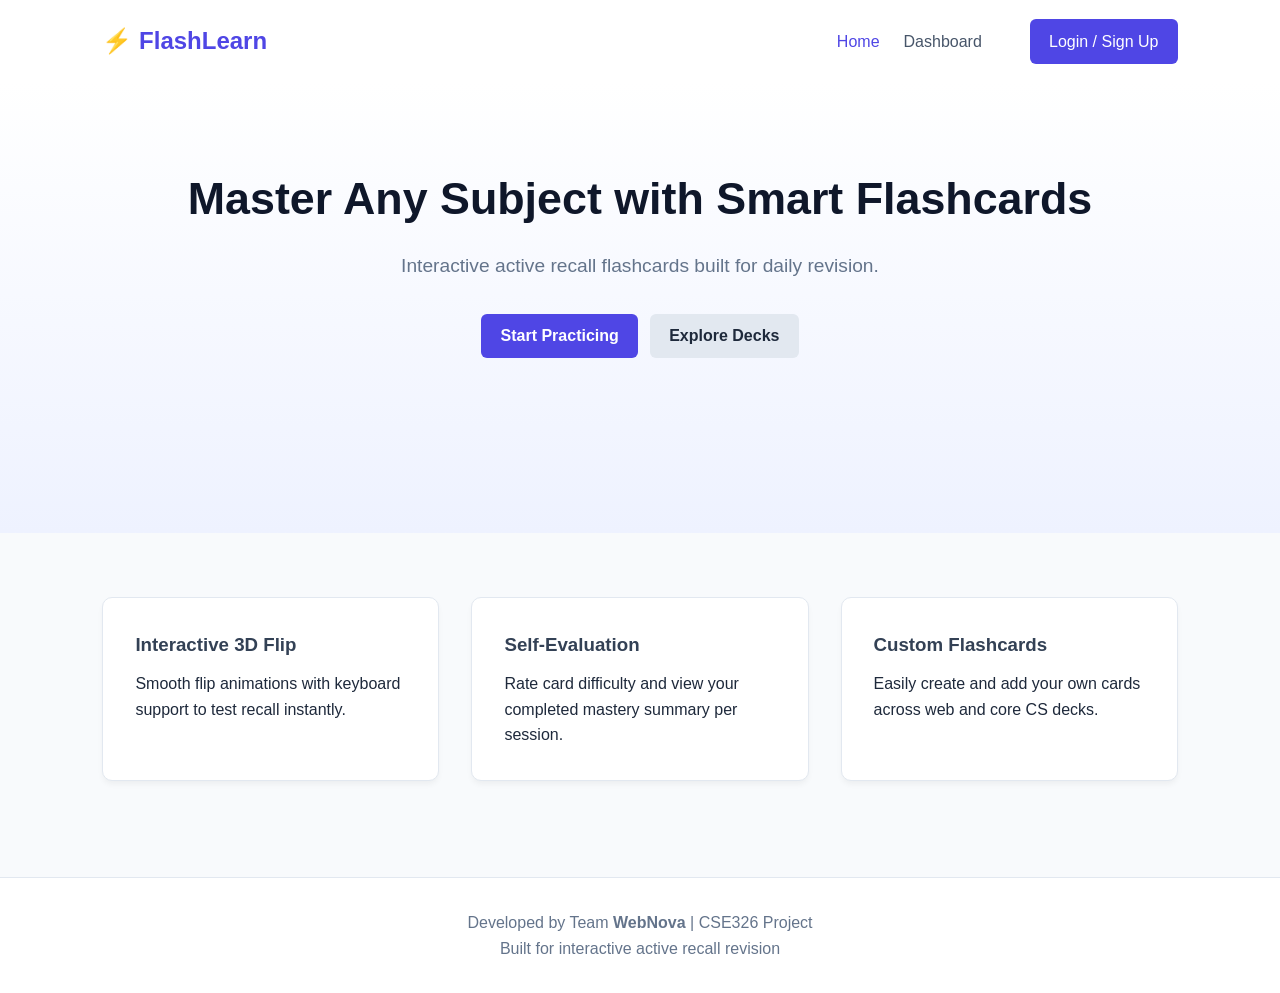
<file: index.html>
<!DOCTYPE html>
<html lang="en">
<head>
  <meta charset="UTF-8">
  <meta name="viewport" content="width=device-width, initial-scale=1.0">
  <title>FlashLearn - Interactive Flashcards</title>
  <link rel="icon" href="data:image/svg+xml,<svg xmlns=%22http://www.w3.org/2000/svg%22 viewBox=%220 0 100 100%22><text y=%22.9em%22 font-size=%2290%22>⚡</text></svg>">
  <link rel="stylesheet" href="CSS/style.css">
  <link rel="stylesheet" href="CSS/responsive.css">
</head>
<body>

  <!-- Navigation Bar -->
  <header>
    <nav class="navbar">
      <div class="logo">⚡ FlashLearn</div>
      <ul class="nav-links">
        <li><a href="index.html" class="active">Home</a></li>
        <li><a href="dashboard.html">Dashboard</a></li>
        <li><a href="profile.html"  id="navProfileLink" >Profile</a></li>
        <li><a href="auth.html" class="btn btn-primary" id="navAuthLink">Login / Sign Up</a></li>
      </ul>
    </nav>
  </header>

  <!-- Hero Section -->
  <main>
    <section class="hero">
      <div class="hero-content">
        <h1>Master Any Subject with Smart Flashcards</h1>
        <p>Interactive active recall flashcards built for daily revision.</p>
        <div class="hero-buttons">
          <a href="dashboard.html" class="btn btn-primary">Start Practicing</a>
          <a href="dashboard.html" class="btn btn-secondary">Explore Decks</a>
        </div>
      </div>
    </section>

    <!-- Features Overview -->
    <section class="features">
      <div class="feature-card">
        <h3>Interactive 3D Flip</h3>
        <p>Smooth flip animations with keyboard support to test recall instantly.</p>
      </div>
      <div class="feature-card">
        <h3>Self-Evaluation</h3>
        <p>Rate card difficulty and view your completed mastery summary per session. </p>
      </div>
      <div class="feature-card">
        <h3>Custom Flashcards</h3>
        <p>Easily create and add your own cards across web and core CS decks.</p>
      </div>
    </section>
  </main>

  <footer>
    <p>Developed by Team <strong>WebNova</strong> | CSE326 Project <br> Built for interactive active recall revision</p>
  </footer>


  <script src="JS/app.js"></script>
</body>
</html>
</file>
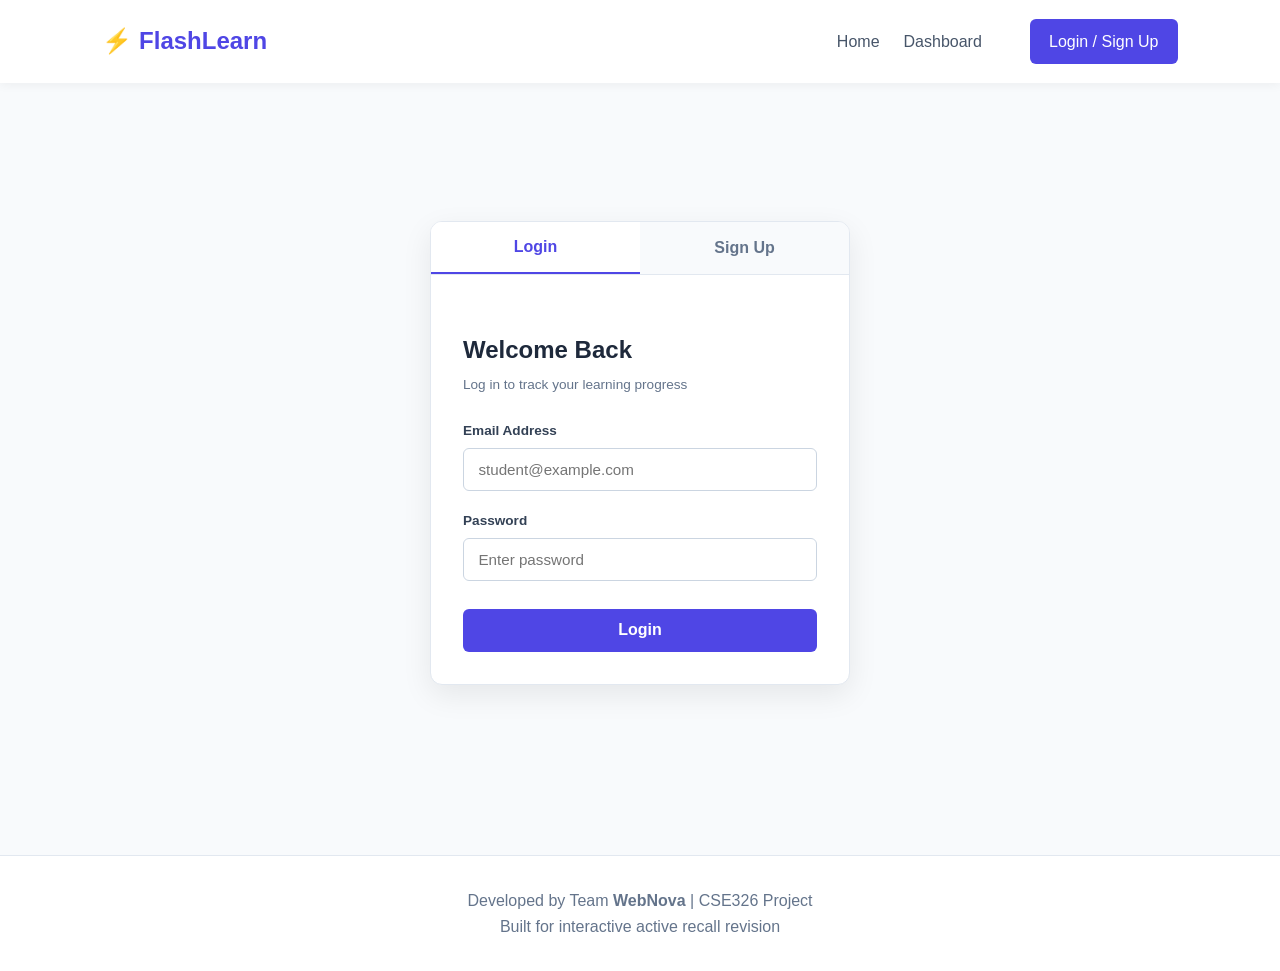
<file: auth.html>
<!doctype html>
<html lang="en">
  <head>
    <meta charset="UTF-8" />
    <meta name="viewport" content="width=device-width, initial-scale=1.0" />
    <title>Login & Signup - FlashLearn</title>
    <link
      rel="icon"
      href="data:image/svg+xml,<svg xmlns=%22http://www.w3.org/2000/svg%22 viewBox=%220 0 100 100%22><text y=%22.9em%22 font-size=%2290%22>⚡</text></svg>"
    />
    <link rel="stylesheet" href="CSS/style.css" />
    <link rel="stylesheet" href="CSS/responsive.css" />
  </head>
  <body>
    <!-- Navigation Bar -->
    <header>
      <nav class="navbar">
        <div class="logo">⚡ FlashLearn</div>
        <ul class="nav-links">
          <li><a href="index.html">Home</a></li>
          <li><a href="dashboard.html">Dashboard</a></li>
          <li><a href="profile.html" id="navProfileLink">Profile</a></li>
          <li><a href="auth.html" class="btn btn-primary" id="navAuthLink">Login / Sign Up</a></li>
        </ul>
      </nav>
    </header>

    <!-- Auth Card Wrapper -->
    <main class="auth-wrapper">
      <div class="auth-card">
        <!-- Tab Switcher -->
        <div class="auth-tabs">
          <button
            id="loginTabBtn"
            class="tab-btn active"
            onclick="showLogin()"
            type="button"
          >
            Login
          </button>
          <button
            id="signupTabBtn"
            class="tab-btn"
            onclick="showSignup()"
            type="button"
          >
            Sign Up
          </button>
        </div>

        <!-- Alert Message Box -->
        <div id="authMessage" class="auth-msg"></div>

        <!-- Login Form Container -->
        <div id="loginForm" class="form-container">
          <h2>Welcome Back</h2>
          <p class="auth-subtitle">Log in to track your learning progress</p>

          <form onsubmit="handleLogin(event)">
            <div class="form-group">
              <label for="loginEmail">Email Address</label>
              <input
                type="email"
                id="loginEmail"
                placeholder="student@example.com"
                required
              />
            </div>

            <div class="form-group">
              <label for="loginPass">Password</label>
              <input
                type="password"
                id="loginPass"
                placeholder="Enter password"
                required
              />
            </div>

            <button type="submit" class="btn btn-primary btn-block">
              Login
            </button>
          </form>
        </div>

        <!-- Sign Up Form Container (Default Hidden) -->
        <div id="signupForm" class="form-container hidden">
          <h2>Create Account</h2>
          <p class="auth-subtitle">Join FlashLearn to master your subjects</p>

          <form onsubmit="handleSignup(event)">
            <div class="form-group">
              <label for="signupName">Full Name</label>
              <input
                type="text"
                id="signupName"
                placeholder="Your Name"
                required
              />
            </div>

            <div class="form-group">
              <label for="signupEmail">Email Address</label>
              <input
                type="email"
                id="signupEmail"
                placeholder="student@example.com"
                required
              />
            </div>

            <div class="form-group">
              <label for="signupPass">Password</label>
              <input
                type="password"
                id="signupPass"
                placeholder="At least 6 characters"
                required
              />
            </div>

            <button type="submit" class="btn btn-primary btn-block">
              Create Account
            </button>
          </form>
        </div>
      </div>
    </main>

    <footer>
      <p>Developed by Team <strong>WebNova</strong> | CSE326 Project <br> Built for interactive active recall revision</p>
    </footer>

    <script src="JS/auth.js"></script>
    <script src="JS/app.js"></script>
  </body>
</html>
</file>
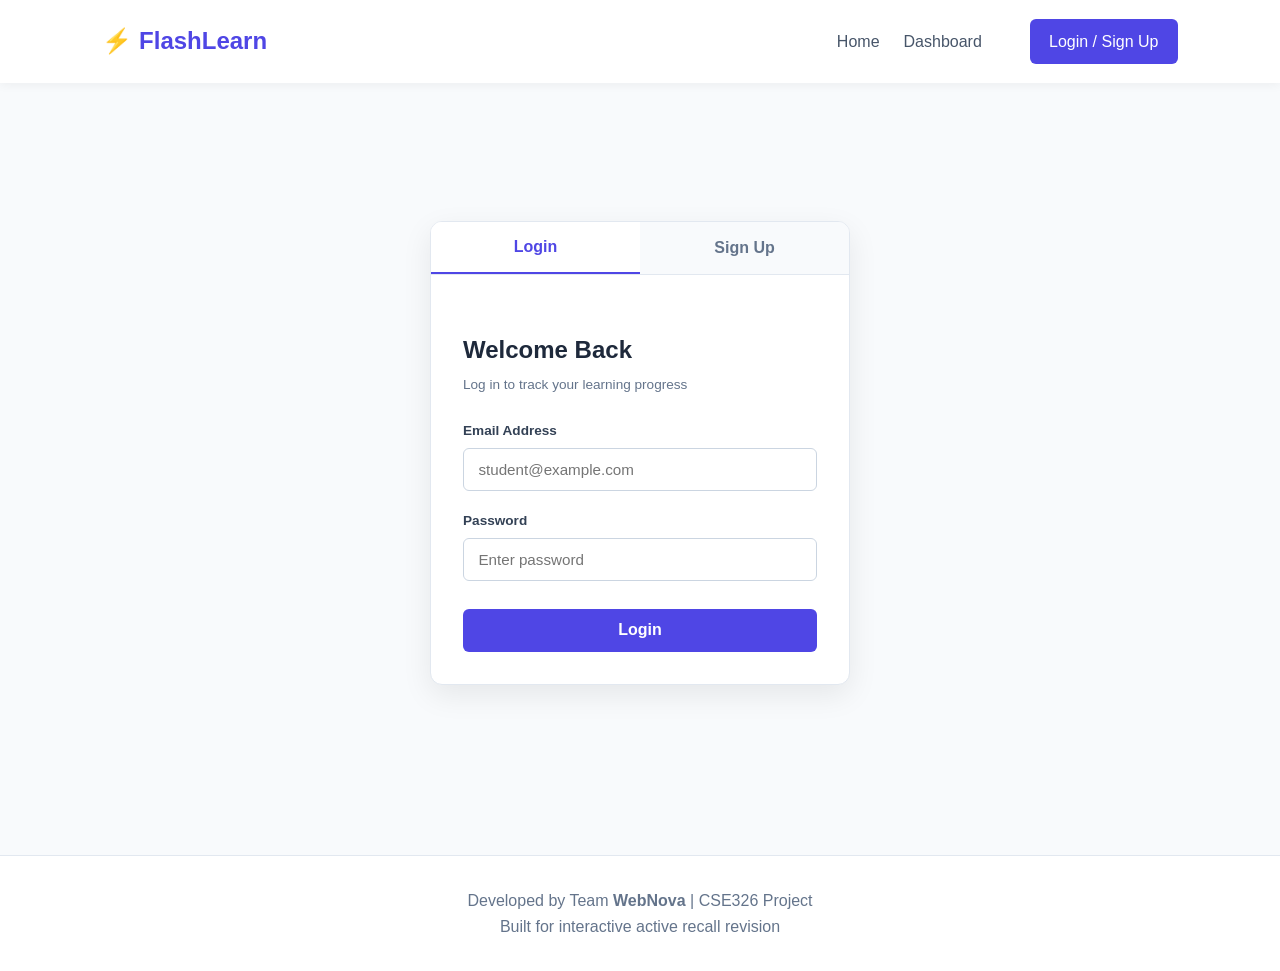
<file: dashboard.html>
<!doctype html>
<html lang="en">

<head>
  <meta charset="UTF-8" />
  <meta name="viewport" content="width=device-width, initial-scale=1.0" />
  <title>Dashboard - FlashLearn</title>
  <link rel="icon"
    href="data:image/svg+xml,<svg xmlns=%22http://www.w3.org/2000/svg%22 viewBox=%220 0 100 100%22><text y=%22.9em%22 font-size=%2290%22>⚡</text></svg>" />
  <link rel="stylesheet" href="CSS/style.css" />
  <link rel="stylesheet" href="CSS/responsive.css" />
</head>

<body>
  <!-- Navigation Bar -->
  <header>
    <nav class="navbar">
      <div class="logo">⚡ FlashLearn</div>
      <ul class="nav-links">
        <li><a href="index.html">Home</a></li>
        <li><a href="dashboard.html" class="active">Dashboard</a></li>
        <li><a href="profile.html"  id="navProfileLink">Profile</a></li>
        <li><a href="auth.html" class="btn btn-primary" id="navAuthLink">Login / Sign Up</a></li>
        
      </ul>
    </nav>
  </header>

  <main class="dashboard-container">
    <!-- User Stats Section -->
    <section class="user-banner">
      <div>
        <h2 id="userGreeting">Welcome back, Student!</h2>
        <p>Ready to practice your flashcards today?</p>
      </div>
      <div class="stats-row">
        <div class="stat-badge">
          <span class="stat-num" id="totalDecksStat">6</span>
          <span class="stat-label">Decks</span>
        </div>
        <div class="stat-badge">
          <span class="stat-num" id="totalReviewedStat">0</span>
          <span class="stat-label">Reviewed</span>
        </div>
        <div class="stat-badge">
          <span class="stat-num" id="studyStreakStat">0 Days</span>
          <span class="stat-label">Streak</span>
        </div>
      </div>
    </section>

    <!-- Search & Filter Controls -->
    <section class="controls-bar">
      <div class="search-filter-wrapper">
        <input type="text" id="searchInput" placeholder="Search decks by title..." />

        <select id="categoryFilter">
          <option value="All">All Categories</option>
          <option value="Web Development">Web Development</option>
          <option value="Programming">Programming</option>
          <option value="Core CS">Core CS</option>
        </select>
        <button class="btn btn-primary" onclick="openCreateDeckModal()"
          style="white-space: nowrap;">
          + Create Deck
        </button>
      </div>
    </section>

    <!-- Decks Grid -->
    <section class="decks-grid" id="decksContainer">
      <!-- Cards dynamically injected by dashboard.js -->
    </section>
  </main>
  <!-- Create Deck Modal -->
  <div id="createDeckModal" class="modal-overlay hidden" style="
        position: fixed;
        inset: 0;
        background: rgba(0, 0, 0, 0.5);
        display: flex;
        align-items: center;
        justify-content: center;
        z-index: 1000;
      ">
    <div class="modal-box" style="
          background: #ffffff;
          padding: 2rem;
          border-radius: 12px;
          width: 90%;
          max-width: 480px;
          box-shadow: 0 10px 25px rgba(0, 0, 0, 0.2);
        ">
      <h3 style="margin-bottom: 1rem; color: #1e293b">Create New Deck</h3>
      <form id="createDeckForm" onsubmit="handleCreateDeck(event)">
        <div style="margin-bottom: 1rem; text-align: left">
          <label style="display: block; font-weight: 600; margin-bottom: 0.25rem">Deck Title</label>
          <input type="text" id="newDeckTitle" maxlength="50" required placeholder="e.g. Operating Systems" style="
                width: 100%;
                padding: 0.65rem;
                border: 1px solid #cbd5e1;
                border-radius: 6px;
              " />
        </div>
        <div style="margin-bottom: 1rem; text-align: left">
          <label style="display: block; font-weight: 600; margin-bottom: 0.25rem">Category</label>
          <select id="newDeckCategory" style="
                width: 100%;
                padding: 0.65rem;
                border: 1px solid #cbd5e1;
                border-radius: 6px;
              ">
            <option value="Web Development">Web Development</option>
            <option value="Programming">Programming</option>
            <option value="Core CS">Core CS</option>
          </select>
        </div>
        <div style="margin-bottom: 1.5rem; text-align: left">
          <label style="display: block; font-weight: 600; margin-bottom: 0.25rem">Description</label>
          <textarea id="newDeckDesc" rows="3" maxlength="120" required placeholder="Short summary of this deck..." style="
                width: 100%;
                padding: 0.65rem;
                border: 1px solid #cbd5e1;
                border-radius: 6px;
              "></textarea>
        </div>
        <div style="display: flex; gap: 0.75rem; justify-content: flex-end">
          <button type="button" class="btn btn-secondary" onclick="closeCreateDeckModal()"
            style="padding: 0.6rem 1.2rem">
            Cancel
          </button>
          <button type="submit" class="btn btn-primary" style="padding: 0.6rem 1.2rem">
            Save Deck
          </button>
        </div>
      </form>
    </div>
  </div>

  <footer>
    <p>Developed by Team <strong>WebNova</strong> | CSE326 Project <br> Built for interactive active recall revision</p>
  </footer>

  <script src="JS/dashboard.js"></script>
  <script src="JS/app.js"></script>
</body>

</html>
</file>
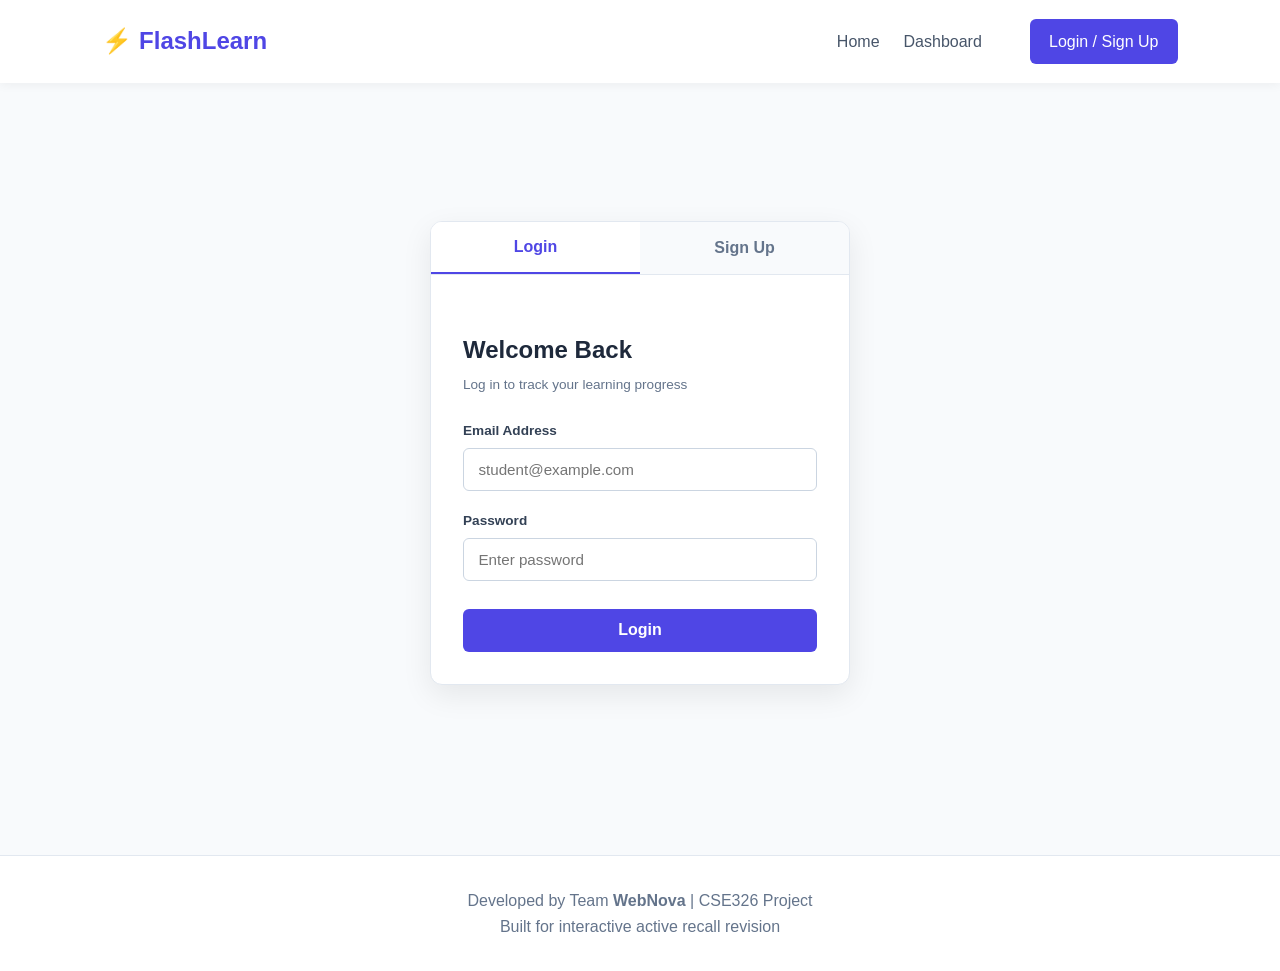
<file: profile.html>
<!DOCTYPE html>
<html lang="en">
<head>
  <meta charset="UTF-8">
  <meta name="viewport" content="width=device-width, initial-scale=1.0">
  <title>My Profile - FlashLearn</title>
  <link rel="stylesheet" href="CSS/style.css">
  <link rel="stylesheet" href="CSS/responsive.css">
  <style>
    .profile-container {
      max-width: 600px;
      margin: 3rem auto;
      background: #ffffff;
      padding: 2.5rem;
      border-radius: 12px;
      box-shadow: 0 4px 15px rgba(0, 0, 0, 0.05);
    }
    .profile-header {
      text-align: center;
      margin-bottom: 2rem;
    }
    .profile-avatar {
      width: 80px;
      height: 80px;
      border-radius: 50%;
      background: #4f46e5;
      color: #ffffff;
      display: flex;
      align-items: center;
      justify-content: center;
      font-size: 2rem;
      font-weight: 700;
      margin: 0 auto 1rem auto;
    }
    .profile-stats-grid {
      display: grid;
      grid-template-columns: 1fr 1fr;
      gap: 1rem;
      margin: 1.5rem 0;
      text-align: center;
    }
    .stat-badge {
      background: #f8fafc;
      border: 1px solid #e2e8f0;
      padding: 1rem;
      border-radius: 8px;
    }
    .stat-badge h4 {
      font-size: 1.5rem;
      color: #4f46e5;
      margin-bottom: 0.25rem;
    }
    .stat-badge p {
      color: #64748b;
      font-size: 0.875rem;
    }
    .form-group {
      margin-bottom: 1.25rem;
      text-align: left;
    }
    .form-group label {
      display: block;
      font-weight: 600;
      margin-bottom: 0.5rem;
      color: #334155;
    }
    .form-group input {
      width: 100%;
      padding: 0.75rem;
      border: 1px solid #cbd5e1;
      border-radius: 6px;
      font-size: 1rem;
    }
    .form-group input:disabled {
      background: #f1f5f9;
      color: #64748b;
      cursor: not-allowed;
    }
    .toast-msg {
      background: #10b981;
      color: white;
      padding: 0.75rem;
      border-radius: 6px;
      text-align: center;
      margin-bottom: 1rem;
      display: none;
    }
  </style>
</head>
<body>

  <!-- Navigation Bar -->
  <header>
    <nav class="navbar">
      <div class="nav-brand">
        <h2><a href="dashboard.html" style="text-decoration: none; color: inherit;">⚡ FlashLearn</a></h2>
      </div>
      <div class="nav-links">
        <a href="dashboard.html" class="btn btn-secondary" style="font-size: 0.9rem; padding: 0.4rem 0.8rem;">← Back to Dashboard</a>
        <a href="#" id="navAuthLink" onclick="handleLogout()">Logout</a>
      </div>
    </nav>
  </header>

  <!-- Main Profile Card -->
  <main class="container">
    <div class="profile-container">
      <div class="profile-header">
        <div class="profile-avatar" id="avatarInitial">U</div>
        <h2 id="profileDisplayName">User Name</h2>
        <p id="profileRoleText" style="color: #64748b; font-size: 0.9rem;">Learner Account</p>
      </div>

      <div id="profileToast" class="toast-msg">Profile updated successfully!</div>

      <!-- Quick Stats -->
      <div class="profile-stats-grid">
        <div class="stat-badge">
          <h4 id="userCardsReviewed">0</h4>
          <p>Cards Reviewed</p>
        </div>
        <div class="stat-badge">
          <h4 id="userStreak">0 Days</h4>
          <p>Current Streak</p>
        </div>
      </div>

      <!-- Profile Form -->
      <form id="profileForm" onsubmit="handleUpdateProfile(event)">
        <div class="form-group">
          <label for="profileEmail">Email Address (Read-only)</label>
          <input type="email" id="profileEmail" disabled>
        </div>

        <div class="form-group">
          <label for="profileNameInput">Full Name</label>
          <input type="text" id="profileNameInput" required>
        </div>

        <button type="submit" class="btn btn-primary" style="width: 100%; padding: 0.85rem; font-size: 1rem;">
          Save Changes
        </button>
      </form>
    </div>
  </main>

  <script src="JS/profile.js"></script>
  <script src="JS/app.js"></script>
</body>
</html>
</file>
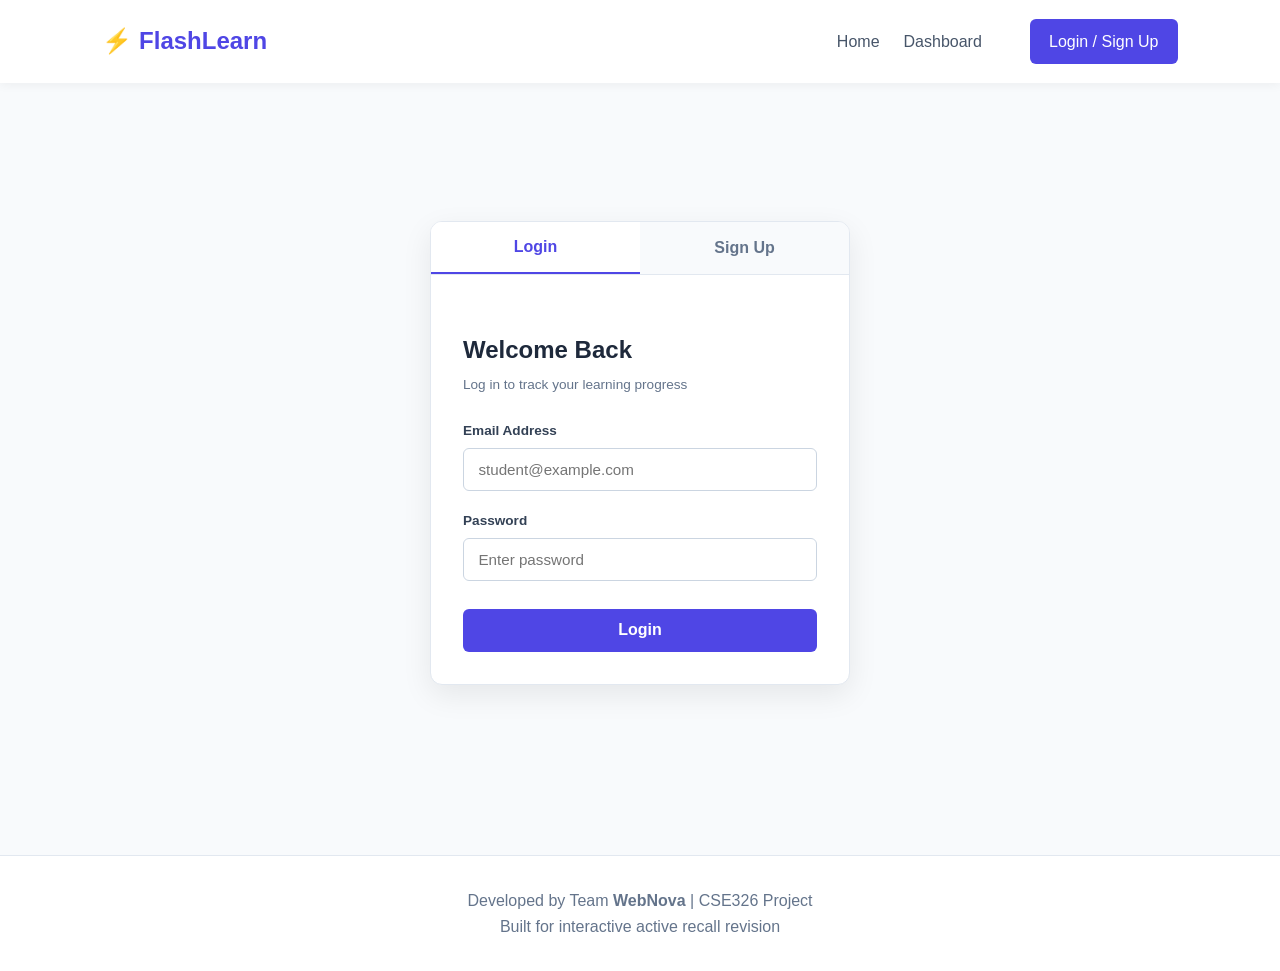
<file: study.html>
<!doctype html>
<html lang="en">
  <head>
    <meta charset="UTF-8" />
    <meta name="viewport" content="width=device-width, initial-scale=1.0" />
    <title>Study Session - FlashLearn</title>
    <link
      rel="icon"
      href="data:image/svg+xml,<svg xmlns=%22http://www.w3.org/2000/svg%22 viewBox=%220 0 100 100%22><text y=%22.9em%22 font-size=%2290%22>⚡</text></svg>"
    />
    <link rel="stylesheet" href="CSS/style.css" />
    <link rel="stylesheet" href="CSS/flashcard.css" />
    <link rel="stylesheet" href="CSS/responsive.css" />
  </head>
  <body>
    <!-- Navigation Bar -->
    <header>
      <nav class="navbar">
        <div class="logo">⚡ FlashLearn</div>
        <ul class="nav-links">
          <li><a href="index.html">Home</a></li>
          <li><a href="dashboard.html">Dashboard</a></li>
          <li ><a href="profile.html" id="navProfileLink">Profile</a></li>
          <li><a href="auth.html" class="btn btn-primary" id="navAuthLink">Login / Sign Up</a></li>
        </ul>
      </nav>
    </header>

    <main class="study-container">
      <h2
        id="currentDeckHeading"
        style="font-size: 1.3rem; margin-bottom: 1.5rem; color: #1e293b"
      >
        Studying
      </h2>
      <!-- Top Action Bar -->
      <div class="study-header">
        <div class="progress-box">
          <span id="cardIndicator">Card 1 of --</span>
          <div class="progress-bar-bg">
            <div id="progressBarFill" class="progress-bar-fill"></div>
          </div>
        </div>
        <button class="btn btn-secondary" onclick="openAddCardModal()">
          + Add Card
        </button>
      </div>

      <!-- 3D Flashcard Scene -->
      <div class="flashcard-scene" onclick="flipCard()">
        <div id="flashcardElement" class="flashcard">
          <!-- Card Front -->
          <div class="card-face card-front">
            <span class="card-badge">Question</span>
            <p id="cardQuestion" class="card-text">Loading question...</p>
            <span class="flip-hint">Click card to reveal answer</span>
          </div>

          <!-- Card Back -->
          <div class="card-face card-back">
            <span class="card-badge">Answer</span>
            <p id="cardAnswer" class="card-text">Loading answer...</p>
            <span class="flip-hint">Click card to flip back</span>
          </div>
        </div>
      </div>

      <!-- Navigation Controls -->
      <div class="nav-controls">
        <button id="prevBtn" class="btn btn-secondary" onclick="prevCard()">
          Previous
        </button>
        <button id="nextBtn" class="btn btn-primary" onclick="nextCard()">
          Next
        </button>
      </div>

      <!-- Difficulty Feedback -->
      <div class="difficulty-controls">
        <button class="btn diff-btn hard" onclick="recordRecall('hard')">
          Needs Practice
        </button>
        <button class="btn diff-btn easy" onclick="recordRecall('easy')">
          Mastered
        </button>
      </div>

      <!-- Completion Summary Modal -->
      <div id="summaryModal" class="summary-card hidden">
        <h2>🎉 Deck Completed!</h2>
        <p id="summaryScore">You completed all cards!</p>
        <div class="summary-actions">
          <button class="btn btn-primary" onclick="restartSession()">
            Restart Deck
          </button>
          <a href="dashboard.html" class="btn btn-secondary"
            >Back to Dashboard</a
          >
        </div>
      </div>
    </main>

    <!-- Add Card Modal Popup -->
    <div id="addCardModal" class="modal-overlay hidden">
      <div class="modal-card">
        <div class="modal-header">
          <h3>Add New Flashcard</h3>
          <button class="close-btn" onclick="closeAddCardModal()">
            &times;
          </button>
        </div>
        <form onsubmit="handleAddNewCard(event)">
          <div class="form-group">
            <label for="newQuestion">Question</label>
            <input
              type="text"
              id="newQuestion"
              placeholder="Enter question (max 100 chars)..."
              required
              maxlength="100"
            />
          </div>
          <div class="form-group">
            <label for="newAnswer">Answer</label>
            <input
              type="text"
              id="newAnswer"
              placeholder="Enter answer (max 120 chars)..."
              required
              maxlength="120"
            />
          </div>
          <div class="modal-actions">
            <button
              type="button"
              class="btn btn-secondary"
              onclick="closeAddCardModal()"
            >
              Cancel
            </button>
            <button type="submit" class="btn btn-primary">Save Card</button>
          </div>
        </form>
      </div>
    </div>
    <div id="toast" class="toast hidden">Card added!</div>
    <footer>
      <p>Developed by Team <strong>WebNova</strong> | CSE326 Project <br> Built for interactive active recall revision</p>
    </footer>

    <script src="JS/study.js"></script>
    <script src="JS/app.js"></script>
  </body>
</html>
</file>
<file: CSS/style.css>
* {
  margin: 0;
  padding: 0;
  box-sizing: border-box;
  font-family: 'Segoe UI', Tahoma, Geneva, Verdana, sans-serif;
}

body {
  background-color: #f8fafc;
  color: #1e293b;
  line-height: 1.6;
}

/* Navbar */
.navbar {
  display: flex;
  justify-content: space-between;
  align-items: center;
  padding: 1.2rem 8%;
  background: #ffffff;
  box-shadow: 0 2px 10px rgba(0, 0, 0, 0.05);
}

.logo {
  font-size: 1.5rem;
  font-weight: 700;
  color: #4f46e5;
}

.nav-links {
  display: flex;
  list-style: none;
  gap: 1.5rem;
  align-items: center;
}

.nav-links a {
  text-decoration: none;
  color: #475569;
  font-weight: 500;
  transition: color 0.3s;
}

.nav-links a:hover,
.nav-links a.active {
  color: #4f46e5;
}

/* Buttons */
.btn {
  display: inline-block;
  padding: 0.6rem 1.2rem;
  border-radius: 6px;
  text-decoration: none;
  font-weight: 600;
  cursor: pointer;
  border: none;
  transition: background-color 0.2s;
}

.btn-primary {
  background-color: #4f46e5;
  color: #ffffff !important;
}

.btn-primary:hover {
  background-color: #4338ca;
}

.btn-secondary {
  background-color: #e2e8f0;
  color: #1e293b;
}

.btn-secondary:hover {
  background-color: #cbd5e1;
}

/* Hero Section */
.hero {
  min-height: 50vh;
  padding: 5rem 8%;
  text-align: center;
  background: linear-gradient(180deg, #ffffff 0%, #eef2ff 100%);
}

.hero h1 {
  font-size: 2.8rem;
  margin-bottom: 1rem;
  color: #0f172a;
}

.hero p {
  font-size: 1.2rem;
  color: #64748b;
  max-width: 650px;
  margin: 0 auto 2rem;
}

.hero-buttons {
  display: flex;
  justify-content: center;
  align-items: center;
  gap: 0.75rem;
  flex-wrap: wrap;
}

/* Features */
.features {
  display: grid;
  grid-template-columns: repeat(auto-fit, minmax(260px, 1fr));
  gap: 2rem;
  padding: 4rem 8%;
}

.feature-card {
  background: #ffffff;
  padding: 2rem;
  border-radius: 10px;
  box-shadow: 0 4px 6px -1px rgba(0, 0, 0, 0.05);
  border: 1px solid #e2e8f0;
}

.feature-card h3 {
  margin-bottom: 0.7rem;
  color: #334155;
}

footer {
  text-align: center;
  padding: 2rem;
  background: #ffffff;
  border-top: 1px solid #e2e8f0;
  color: #64748b;
  margin-top: 2rem;
}

/* Dashboard Styles */
.dashboard-container {
  padding: 2.5rem 8%;
  max-width: 1200px;
  margin: 0 auto;
}

.user-banner {
  background: #ffffff;
  padding: 1.8rem;
  border-radius: 10px;
  border: 1px solid #e2e8f0;
  display: flex;
  justify-content: space-between;
  align-items: center;
  flex-wrap: wrap;
  gap: 1.5rem;
  margin-bottom: 2rem;
}

.user-banner h2 {
  color: #1e293b;
  margin-bottom: 0.3rem;
}

.user-banner p {
  color: #64748b;
}

.stats-row {
  display: flex;
  flex-wrap: wrap;
  gap: 1.2rem;
  justify-content: space-between;
}

.stat-badge {
  background: #f1f5f9;
  padding: 0.8rem 1.2rem;
  border-radius: 8px;
  text-align: center;
  min-width: 90px;
}

.stat-num {
  display: block;
  font-size: 1.3rem;
  font-weight: 700;
  color: #4f46e5;
}

.stat-label {
  font-size: 0.8rem;
  color: #64748b;
  text-transform: uppercase;
}

/* Controls Bar */
.controls-bar {
  display: flex;
  gap: 1rem;
  margin-bottom: 2rem;
  flex-wrap: wrap;
}

.controls-bar input {
  flex: 1;
  min-width: 240px;
  padding: 0.75rem 1rem;
  border: 1px solid #cbd5e1;
  border-radius: 6px;
  font-size: 0.95rem;
  outline: none;
}

.controls-bar input:focus,
.controls-bar select:focus {
  border-color: #4f46e5;
}

.controls-bar select {
  padding: 0.75rem 1rem;
  border: 1px solid #cbd5e1;
  border-radius: 6px;
  background: #ffffff;
  font-size: 0.95rem;
  cursor: pointer;
}

/* Decks Grid */
.decks-grid {
  display: grid;
  grid-template-columns: repeat(auto-fill, minmax(280px, 1fr));
  gap: 1.5rem;
}

.deck-card {
  background: #ffffff;
  border: 1px solid #e2e8f0;
  border-radius: 10px;
  padding: 1.5rem;
  display: flex;
  flex-direction: column;
  justify-content: space-between;
  box-shadow: 0 2px 6px rgba(0, 0, 0, 0.04);
}

.deck-tag {
  display: inline-block;
  background: #e0e7ff;
  color: #4338ca;
  padding: 0.25rem 0.6rem;
  border-radius: 4px;
  font-size: 0.75rem;
  font-weight: 600;
  margin-bottom: 0.8rem;
  align-self: flex-start;
}

.deck-card h3 {
  color: #1e293b;
  font-size: 1.15rem;
  margin-bottom: 0.5rem;
  word-break: break-word;
  overflow-wrap: break-word;
}

.deck-card p {
  color: #64748b;
  font-size: 0.9rem;
  margin-bottom: 1.2rem;
  word-break: break-word;
  overflow-wrap: break-word;
}

.deck-footer {
  display: flex;
  justify-content: space-between;
  align-items: center;
  border-top: 1px solid #f1f5f9;
  padding-top: 1rem;
}

.card-count {
  font-size: 0.85rem;
  color: #94a3b8;
  font-weight: 500;
}

/* ================= Auth Page Specific Styles ================= */
.auth-wrapper {
  min-height: calc(100vh - 160px);
  display: flex;
  justify-content: center;
  align-items: center;
  padding: 2rem 1rem;
}

.auth-card {
  background: #ffffff;
  width: 100%;
  max-width: 420px;
  border-radius: 12px;
  box-shadow: 0 10px 30px rgba(0, 0, 0, 0.08);
  border: 1px solid #e2e8f0;
  overflow: hidden;
}

.auth-tabs {
  display: flex;
  border-bottom: 1px solid #e2e8f0;
  background-color: #f8fafc;
}

.tab-btn {
  flex: 1;
  padding: 1rem;
  border: none;
  background: none;
  font-size: 1rem;
  font-weight: 600;
  color: #64748b;
  cursor: pointer;
  transition: all 0.2s ease;
}

.tab-btn.active {
  color: #4f46e5;
  background-color: #ffffff;
  border-bottom: 2px solid #4f46e5;
}

.form-container {
  padding: 2rem;
}

.form-container h2 {
  font-size: 1.5rem;
  color: #1e293b;
  margin-bottom: 0.3rem;
}

.auth-subtitle {
  font-size: 0.85rem;
  color: #64748b;
  margin-bottom: 1.5rem;
}

.form-group {
  margin-bottom: 1.2rem;
  text-align: left;
}

.form-group label {
  display: block;
  font-size: 0.85rem;
  font-weight: 600;
  color: #334155;
  margin-bottom: 0.4rem;
}

.form-group input {
  width: 100%;
  padding: 0.75rem 0.9rem;
  border: 1px solid #cbd5e1;
  border-radius: 6px;
  font-size: 0.95rem;
  outline: none;
  transition: border-color 0.2s ease;
  box-sizing: border-box;
}

.form-group input:focus {
  border-color: #4f46e5;
}

.btn-block {
  width: 100%;
  padding: 0.8rem;
  font-size: 1rem;
  margin-top: 0.5rem;
}

.hidden {
  display: none !important;
}

/* Auth alert text */
.auth-msg {
  font-size: 0.9rem;
  font-weight: 600;
  text-align: center;
  padding: 0.8rem 1rem 0;
  min-height: 24px;
}
</file>
<file: CSS/responsive.css>
/* Responsive Layout Adjustments */
@media screen and (max-width: 768px) {
  .navbar {
    flex-direction: column;
    gap: 0.8rem;
    padding: 1rem 5%;
  }

  .nav-links {
    gap: 1rem;
    font-size: 0.95rem;
  }

  .hero h1 {
    font-size: 2rem;
  }

  .hero p {
    font-size: 1rem;
  }

  .features {
    padding: 2rem 5%;
    grid-template-columns: 1fr;
  }

  .dashboard-container {
    padding: 1.5rem 5%;
  }

  .user-banner {
    flex-direction: column;
    align-items: flex-start;
  }

  .controls-bar {
    flex-direction: column;
  }

  .flashcard-scene {
    height: 250px;
    max-width: 100%;
  }

  .card-text {
    font-size: 1.1rem;
    padding: 0 0.5rem;
  }

  .study-header {
    flex-direction: column;
    align-items: stretch;
  }

  .nav-controls,
  .difficulty-controls {
    width: 100%;
    justify-content: center;
  }
}

@media (max-width: 480px) {
  /* Navbar links side-scroll fix */
  .nav-links {
    gap: 0.4rem !important;
  }

  .nav-links a, 
  .nav-links button {
    font-size: 0.78rem !important;
    padding: 0.3rem 0.4rem !important;
  }

  .navbar {
    padding-left: 0.5rem !important;
    padding-right: 0.5rem !important;
  }
}
</file>
<file: CSS/flashcard.css>
/* Container & Wrapper */
.study-container {
  max-width: 650px;
  margin: 2rem auto;
  padding: 0 1.5rem;
  text-align: center;
}

/* Top Progress Header */
.study-header {
  display: flex;
  justify-content: space-between;
  align-items: center;
  margin-bottom: 2rem;
  gap: 1rem;
}

.progress-box {
  flex: 1;
  text-align: left;
}

#cardIndicator {
  font-size: 0.9rem;
  font-weight: 600;
  color: #64748b;
  display: block;
  margin-bottom: 0.4rem;
}

.progress-bar-bg {
  width: 100%;
  height: 8px;
  background-color: #e2e8f0;
  border-radius: 999px;
  overflow: hidden;
}

.progress-bar-fill {
  height: 100%;
  width: 20%;
  background-color: #4f46e5;
  transition: width 0.3s ease;
}

/* 3D Flashcard Setup */
.flashcard-scene {
  perspective: 1000px;
  width: 100%;
  height: 320px;
  margin: 0 auto 2rem auto;
  cursor: pointer;
}

.flashcard {
  width: 100%;
  height: 100%;
  position: relative;
  transform-style: preserve-3d;
  transition: transform 0.6s cubic-bezier(0.4, 0, 0.2, 1);
  box-shadow: 0 10px 25px rgba(0, 0, 0, 0.08);
  border-radius: 16px;
}

.flashcard.is-flipped {
  transform: rotateY(180deg);
}

.card-face {
  position: absolute;
  top: 0;
  left: 0;
  width: 100%;
  height: 100%;
  backface-visibility: hidden;
  -webkit-backface-visibility: hidden;
  border-radius: 16px;
  background: #ffffff;
  border: 1px solid #e2e8f0;
  padding: 2.5rem 2rem;
  display: flex;
  flex-direction: column;
  justify-content: space-between;
  align-items: center;
  box-sizing: border-box;
}

.card-face.card-back {
  transform: rotateY(180deg);
  background-color: #f8fafc;
  border-color: #cbd5e1;
}

.card-badge {
  font-size: 0.75rem;
  font-weight: 700;
  text-transform: uppercase;
  letter-spacing: 0.05em;
  padding: 0.3rem 0.8rem;
  border-radius: 20px;
  background: #e0e7ff;
  color: #4338ca;
}

.card-face.card-back .card-badge {
  background: #dcfce7;
  color: #15803d;
}

.card-text {
  font-size: 1.35rem;
  font-weight: 600;
  color: #1e293b;
  line-height: 1.5;
  margin: auto 0;
}

.flip-hint {
  font-size: 0.8rem;
  color: #94a3b8;
  font-style: italic;
}

/* Nav Controls (Previous & Next) */
.nav-controls {
  display: flex;
  justify-content: center;
  align-items: center;
  gap: 1.2rem;
  margin-bottom: 1.5rem;
}

.nav-controls .btn {
  min-width: 110px;
}

/* Difficulty Tracker Controls */
.difficulty-controls {
  display: flex;
  justify-content: center;
  align-items: center;
  gap: 1rem;
  margin-top: 1rem;
  padding-top: 1.2rem;
  border-top: 1px dashed #e2e8f0;
}

.diff-btn {
  padding: 0.5rem 1.2rem;
  font-size: 0.85rem;
  border-radius: 6px;
  font-weight: 600;
}

.diff-btn.hard {
  background-color: #fee2e2;
  color: #b91c1c;
  border: 1px solid #fca5a5;
}

.diff-btn.hard:hover {
  background-color: #fecaca;
}

.diff-btn.easy {
  background-color: #dcfce7;
  color: #15803d;
  border: 1px solid #86efac;
}

.diff-btn.easy:hover {
  background-color: #bbf7d0;
}

/* Summary Card */
.summary-card {
  background: #ffffff;
  padding: 3rem 2rem;
  border-radius: 16px;
  border: 1px solid #e2e8f0;
  box-shadow: 0 10px 25px rgba(0, 0, 0, 0.08);
}

.summary-card h2 {
  font-size: 1.8rem;
  color: #1e293b;
  margin-bottom: 0.8rem;
}

.summary-card p {
  color: #64748b;
  margin-bottom: 1.8rem;
}

.summary-actions {
  display: flex;
  justify-content: center;
  gap: 1rem;
}

/* Modal Popup Styles */
.modal-overlay {
  position: fixed;
  top: 0;
  left: 0;
  width: 100%;
  height: 100%;
  background: rgba(15, 23, 42, 0.6);
  display: flex;
  justify-content: center;
  align-items: center;
  z-index: 1000;
  padding: 1rem;
}

.modal-card {
  background: #ffffff;
  padding: 2rem;
  border-radius: 12px;
  width: 100%;
  max-width: 440px;
  box-shadow: 0 15px 30px rgba(0, 0, 0, 0.15);
  text-align: left;
}

.modal-header {
  display: flex;
  justify-content: space-between;
  align-items: center;
  margin-bottom: 1.2rem;
}

.modal-header h3 {
  font-size: 1.25rem;
  color: #1e293b;
}

.close-btn {
  background: none;
  border: none;
  font-size: 1.5rem;
  color: #64748b;
  cursor: pointer;
}

.modal-actions {
  display: flex;
  justify-content: flex-end;
  gap: 0.8rem;
  margin-top: 1.5rem;
}

.hidden {
  display: none !important;
}
/* Toast Notification */
.toast {
  position: fixed;
  bottom: 2rem;
  right: 2rem;
  background-color: #10b981;
  color: #ffffff;
  padding: 0.8rem 1.5rem;
  border-radius: 8px;
  font-weight: 600;
  font-size: 0.95rem;
  box-shadow: 0 4px 12px rgba(16, 185, 129, 0.3);
  z-index: 2000;
}
</file>
